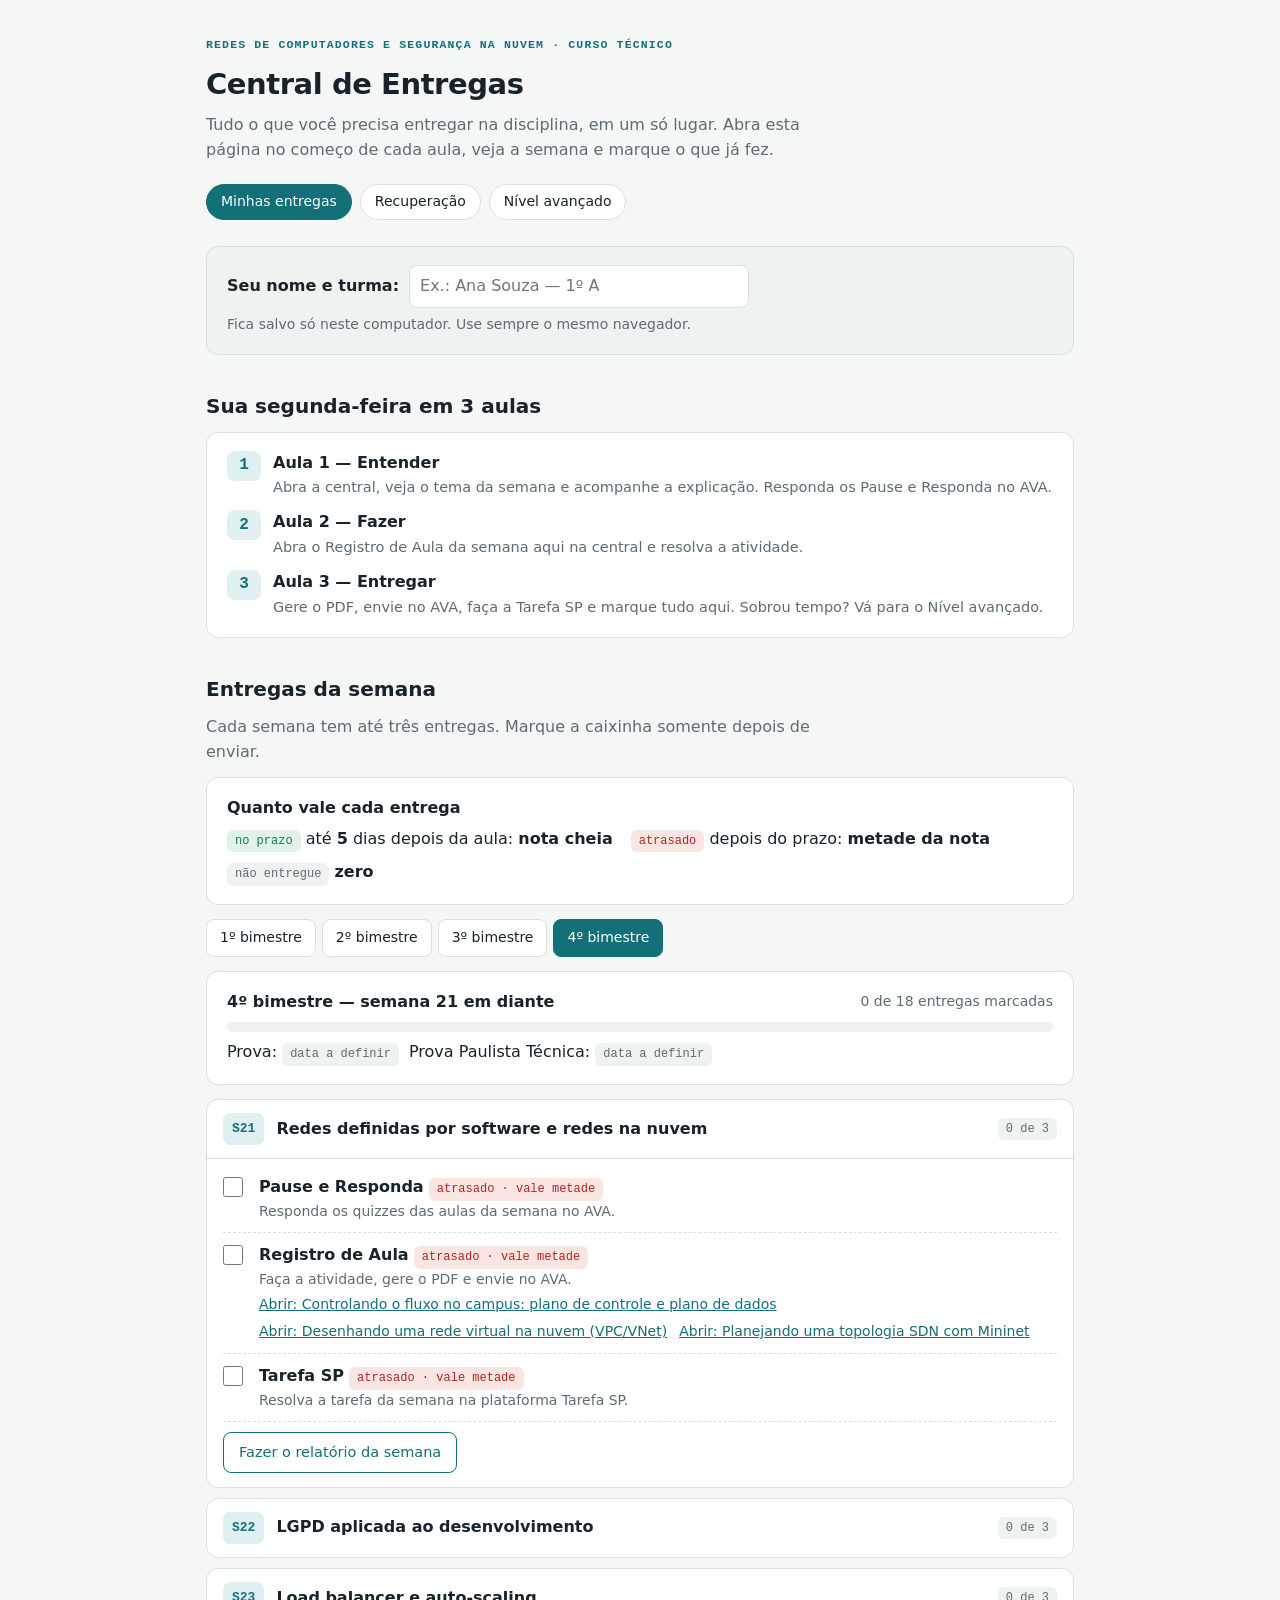
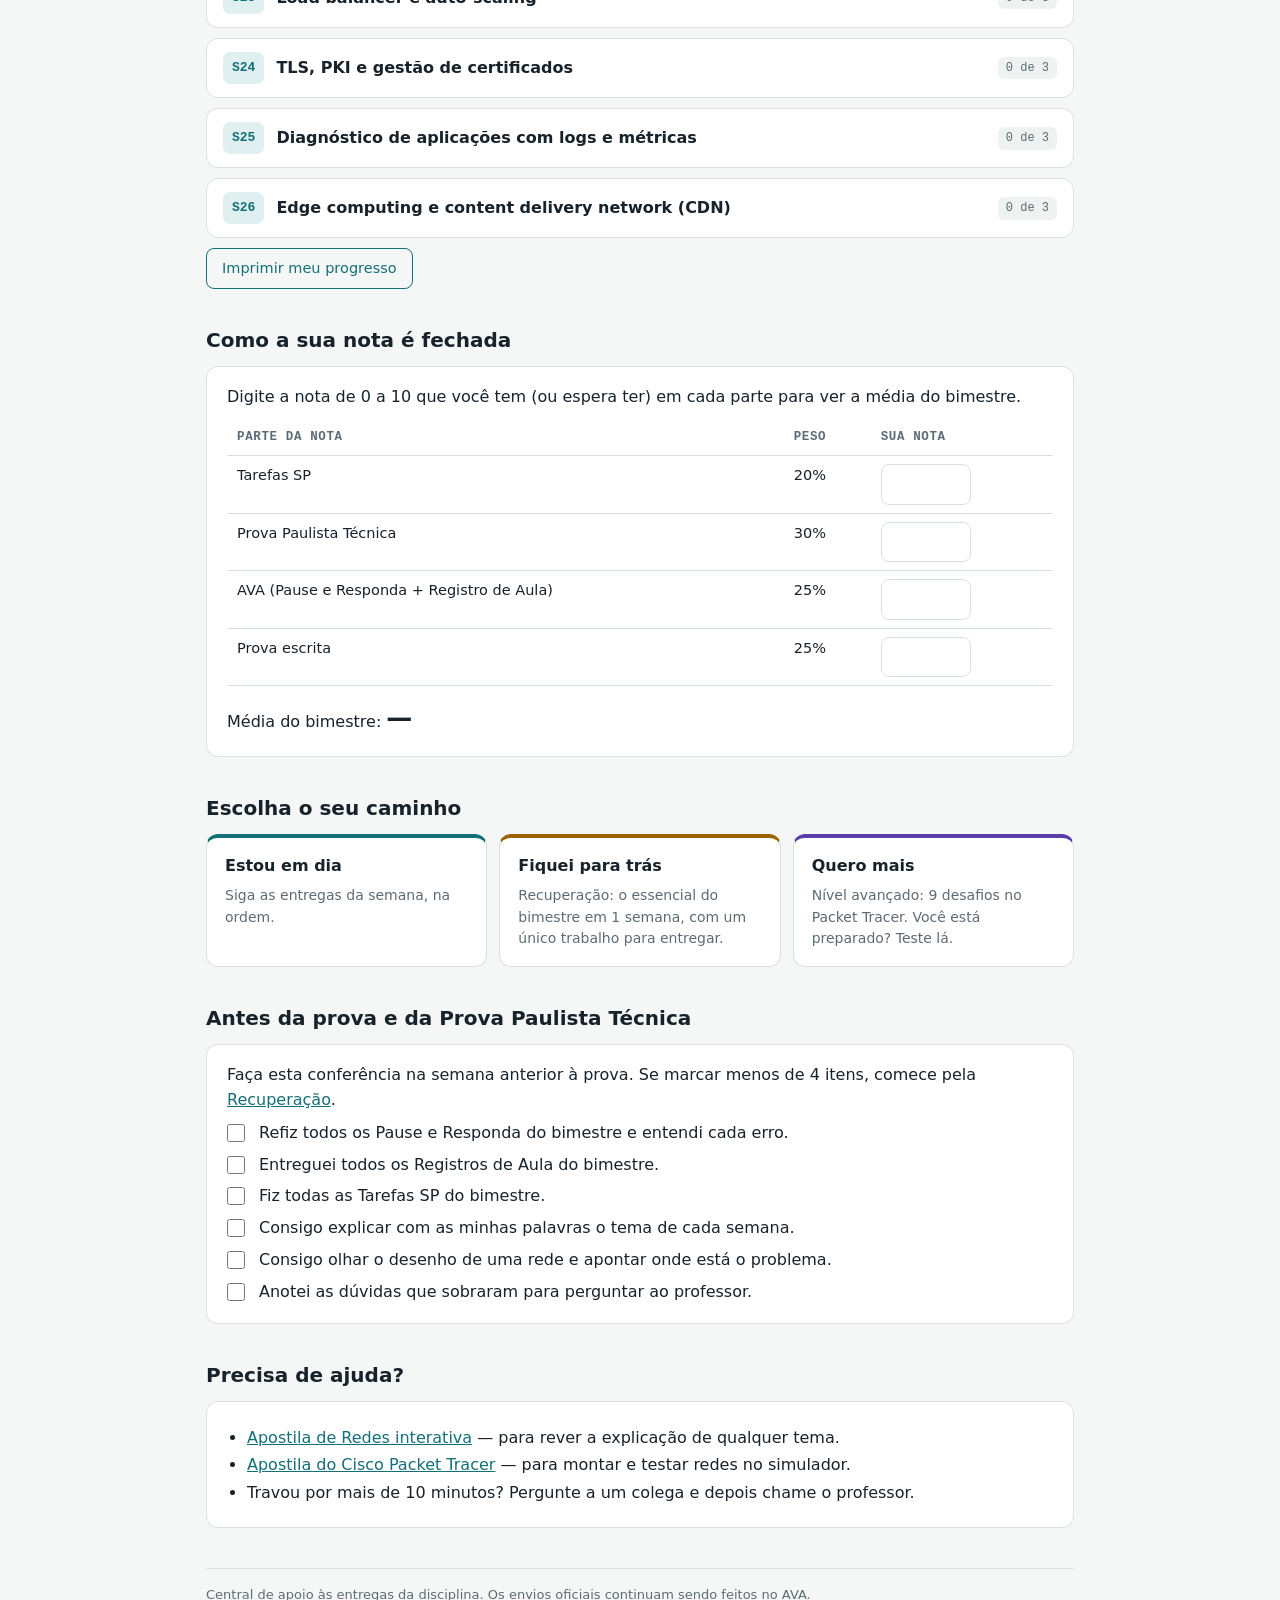
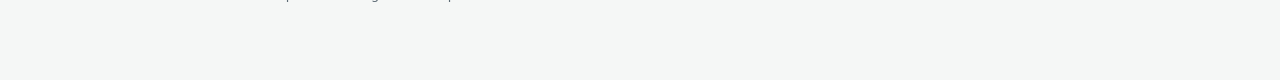
<file: index.html>
<!DOCTYPE html>
<html lang="pt-BR">
<head>
<meta charset="utf-8">
<meta name="viewport" content="width=device-width, initial-scale=1">
<title>Central de Entregas — Redes</title>
<link rel="stylesheet" href="estilo.css">
</head>
<body>
<div class="wrap">
  <div class="eyebrow">REDES DE COMPUTADORES E SEGURANÇA NA NUVEM · CURSO TÉCNICO</div>
  <h1>Central de Entregas</h1>
  <p class="lead">Tudo o que você precisa entregar na disciplina, em um só lugar. Abra esta página no começo de cada aula, veja a semana e marque o que já fez.</p>

  <nav class="nav" aria-label="Páginas da central">
    <a href="index.html" aria-current="page">Minhas entregas</a>
    <a href="recuperacao.html">Recuperação</a>
    <a href="avancado.html">Nível avançado</a>
  </nav>

  <div class="caixa suave naoimprime">
    <div class="linha">
      <label for="aluno"><b>Seu nome e turma:</b></label>
      <input class="campo" id="aluno" placeholder="Ex.: Ana Souza — 1º A" autocomplete="off">
    </div>
    <div class="placar" style="margin-top:6px">Fica salvo só neste computador. Use sempre o mesmo navegador.</div>
  </div>

  <h2>Sua segunda-feira em 3 aulas</h2>
  <div class="caixa">
    <ol class="passos">
      <li><div><strong>Aula 1 — Entender</strong><span>Abra a central, veja o tema da semana e acompanhe a explicação. Responda os Pause e Responda no AVA.</span></div></li>
      <li><div><strong>Aula 2 — Fazer</strong><span>Abra o Registro de Aula da semana aqui na central e resolva a atividade.</span></div></li>
      <li><div><strong>Aula 3 — Entregar</strong><span>Gere o PDF, envie no AVA, faça a Tarefa SP e marque tudo aqui. Sobrou tempo? Vá para o Nível avançado.</span></div></li>
    </ol>
  </div>

  <h2>Entregas da semana</h2>
  <p class="lead" style="margin-bottom:12px">Cada semana tem até três entregas. Marque a caixinha somente depois de enviar.</p>
  <div class="caixa">
    <h3>Quanto vale cada entrega</h3>
    <div class="linha" style="gap:8px 18px">
      <span><span class="tag ok">no prazo</span> até <b id="dias">5</b> dias depois da aula: <b>nota cheia</b></span>
      <span><span class="tag bad">atrasado</span> depois do prazo: <b>metade da nota</b></span>
      <span><span class="tag">não entregue</span> <b>zero</b></span>
    </div>
  </div>
  <div class="abas naoimprime" id="abas" role="tablist" aria-label="Bimestre"></div>
  <div class="caixa">
    <div class="linha" style="justify-content:space-between">
      <b id="tituloBim"></b>
      <span class="placar" id="placar"></span>
    </div>
    <div class="barra" aria-hidden="true"><i id="barra"></i></div>
    <div class="linha" id="eventos" style="margin-top:8px"></div>
  </div>
  <div id="semanas"></div>
  <div class="linha naoimprime" style="margin-top:6px">
    <button class="botao sec" id="imprimir" type="button">Imprimir meu progresso</button>
  </div>

  <h2>Como a sua nota é fechada</h2>
  <div class="caixa">
    <p style="margin:0 0 10px">Digite a nota de 0 a 10 que você tem (ou espera ter) em cada parte para ver a média do bimestre.</p>
    <div class="tabela"><table>
      <thead><tr><th>Parte da nota</th><th>Peso</th><th>Sua nota</th></tr></thead>
      <tbody id="pesos"></tbody>
    </table></div>
    <div class="linha" style="margin-top:12px;justify-content:space-between">
      <span>Média do bimestre: <span class="media" id="media">—</span></span>
      <span class="placar" id="faltam"></span>
    </div>
  </div>

  <h2>Escolha o seu caminho</h2>
  <div class="grade tres">
    <a class="trilha" href="#semanas"><b>Estou em dia</b><small>Siga as entregas da semana, na ordem.</small></a>
    <a class="trilha rec" href="recuperacao.html"><b>Fiquei para trás</b><small>Recuperação: o essencial do bimestre em 1 semana, com um único trabalho para entregar.</small></a>
    <a class="trilha adv" href="avancado.html"><b>Quero mais</b><small>Nível avançado: 9 desafios no Packet Tracer. Você está preparado? Teste lá.</small></a>
  </div>

  <h2>Antes da prova e da Prova Paulista Técnica</h2>
  <div class="caixa">
    <p style="margin:0">Faça esta conferência na semana anterior à prova. Se marcar menos de 4 itens, comece pela <a href="recuperacao.html">Recuperação</a>.</p>
    <ul class="check" id="preparo">
      <li><input type="checkbox" id="pp1"><label for="pp1">Refiz todos os Pause e Responda do bimestre e entendi cada erro.</label></li>
      <li><input type="checkbox" id="pp2"><label for="pp2">Entreguei todos os Registros de Aula do bimestre.</label></li>
      <li><input type="checkbox" id="pp3"><label for="pp3">Fiz todas as Tarefas SP do bimestre.</label></li>
      <li><input type="checkbox" id="pp4"><label for="pp4">Consigo explicar com as minhas palavras o tema de cada semana.</label></li>
      <li><input type="checkbox" id="pp5"><label for="pp5">Consigo olhar o desenho de uma rede e apontar onde está o problema.</label></li>
      <li><input type="checkbox" id="pp6"><label for="pp6">Anotei as dúvidas que sobraram para perguntar ao professor.</label></li>
    </ul>
  </div>

  <h2>Precisa de ajuda?</h2>
  <div class="caixa">
    <ul class="simples">
      <li><a id="lkApostila" target="_blank" rel="noopener">Apostila de Redes interativa</a> — para rever a explicação de qualquer tema.</li>
      <li><a id="lkGit" target="_blank" rel="noopener">Apostila do Cisco Packet Tracer</a> — para montar e testar redes no simulador.</li>
      <li>Travou por mais de 10 minutos? Pergunte a um colega e depois chame o professor.</li>
    </ul>
  </div>

  <footer>Central de apoio às entregas da disciplina. Os envios oficiais continuam sendo feitos no AVA.</footer>
</div>

<script src="dados.js"></script>
<script>
(function () {
  var CHAVE = "central_redes_";
  function ler(k) { try { return localStorage.getItem(CHAVE + k); } catch (e) { return null; } }
  function gravar(k, v) { try { localStorage.setItem(CHAVE + k, v); } catch (e) {} }

  function data(txt) { var p = txt.split("-"); return new Date(+p[0], +p[1] - 1, +p[2]); }
  function diaMes(d) { return ("0" + d.getDate()).slice(-2) + "/" + ("0" + (d.getMonth() + 1)).slice(-2); }
  function diasAte(d) { var hoje = new Date(); hoje.setHours(0, 0, 0, 0); return Math.round((d - hoje) / 86400000); }

  // Prazo da entrega = data da aula + diasPrazo. Dentro do prazo: nota cheia; depois: metade.
  function prazo(aula, feito) {
    if (!aula) return '<span class="tag">prazo a definir</span>';
    var fim = data(aula); fim.setDate(fim.getDate() + (CENTRAL.diasPrazo || 5));
    var dias = diasAte(fim), txt = diaMes(fim);
    if (feito) return '<span class="tag ok">prazo ' + txt + '</span>';
    if (dias < 0) return '<span class="tag bad">atrasado · vale metade</span>';
    if (dias === 0) return '<span class="tag warn">último dia para nota cheia</span>';
    if (dias <= 2) return '<span class="tag warn">nota cheia até ' + txt + ' · falta' + (dias > 1 ? 'm ' : ' ') + dias + ' dia' + (dias > 1 ? 's' : '') + '</span>';
    return '<span class="tag">nota cheia até ' + txt + '</span>';
  }
  // Data de prova (sem regra de pontuação).
  function evento(txt) {
    if (!txt) return '<span class="tag">data a definir</span>';
    var d = data(txt), dias = diasAte(d);
    if (dias < 0) return '<span class="tag">foi em ' + diaMes(d) + '</span>';
    if (dias === 0) return '<span class="tag warn">é hoje</span>';
    return '<span class="tag' + (dias <= 7 ? ' warn' : '') + '">' + diaMes(d) + ' · falta' + (dias > 1 ? 'm ' : ' ') + dias + ' dia' + (dias > 1 ? 's' : '') + '</span>';
  }

  var bimAtivo = +(ler("bim") || CENTRAL.bimestreAtual || 1);
  var abas = document.getElementById("abas"), lista = document.getElementById("semanas");

  function entregasDa(sem) {
    var e = [{ id: "pause", nome: "Pause e Responda", onde: "Responda os quizzes das aulas da semana no AVA.", data: sem.aula }];
    e.push({ id: "registro", nome: "Registro de Aula", onde: "Faça a atividade, gere o PDF e envie no AVA.", data: sem.aula, links: sem.registros });
    if (sem.tarefaSP) e.push({ id: "tarefa", nome: "Tarefa SP", onde: "Resolva a tarefa da semana na plataforma Tarefa SP.", data: sem.aula });
    return e;
  }

  function desenhar() {
    var bim = CENTRAL.bimestres.filter(function (b) { return b.n === bimAtivo; })[0] || CENTRAL.bimestres[0];
    abas.innerHTML = CENTRAL.bimestres.map(function (b) {
      return '<button type="button" role="tab" data-b="' + b.n + '" aria-selected="' + (b.n === bim.n) + '">' + b.titulo + '</button>';
    }).join("");
    document.getElementById("tituloBim").textContent = bim.titulo + " — " + bim.semanas;
    var ev = "";
    ev += '<span>Prova: ' + evento(bim.prova) + '</span>';
    ev += '<span>Prova Paulista Técnica: ' + evento(bim.provaPaulista) + '</span>';
    document.getElementById("eventos").innerHTML = ev;

    var total = 0, feitos = 0, aberta = false, html = "";
    bim.itens.forEach(function (sem) {
      var ents = entregasDa(sem), ok = 0, corpo = "";
      ents.forEach(function (en) {
        var id = "s" + sem.s + "_" + en.id, marcado = ler(id) === "1";
        total++; if (marcado) { feitos++; ok++; }
        var links = "";
        if (en.links) links = '<span class="links">' + en.links.map(function (l) {
          return '<a target="_blank" rel="noopener" href="' + CENTRAL.baseAtividades + l[1] + '">Abrir: ' + l[0] + '</a>';
        }).join("") + '</span>';
        corpo += '<div class="entrega"><input type="checkbox" id="' + id + '"' + (marcado ? " checked" : "") + '>' +
          '<div><label for="' + id + '">' + en.nome + '</label> ' + prazo(en.data, marcado) +
          '<span class="onde">' + en.onde + '</span>' + links + '</div></div>';
      });
      var completa = ok === ents.length, abrir = !completa && !aberta;
      if (abrir) aberta = true;
      html += '<details class="semana' + (completa ? " feita" : "") + '"' + (abrir ? " open" : "") + '>' +
        '<summary><span class="num">S' + sem.s + '</span><span class="tema">' + sem.tema + '</span>' +
        '<span class="tag' + (completa ? " ok" : "") + '">' + ok + ' de ' + ents.length + '</span></summary>' +
        '<div class="corpo">' + corpo +
        '<p style="margin:10px 0 0"><a class="botao sec" href="relatorio.html?s=' + sem.s + '">Fazer o relatório da semana</a></p></div></details>';
    });
    lista.innerHTML = html;
    document.getElementById("placar").textContent = feitos + " de " + total + " entregas marcadas";
    document.getElementById("barra").style.width = (total ? Math.round(feitos / total * 100) : 0) + "%";
  }

  abas.addEventListener("click", function (e) {
    var b = e.target.getAttribute("data-b"); if (!b) return;
    bimAtivo = +b; gravar("bim", b); desenhar();
  });
  lista.addEventListener("change", function (e) {
    if (e.target.type !== "checkbox") return;
    gravar(e.target.id, e.target.checked ? "1" : "0");
    var abertas = [].map.call(lista.querySelectorAll("details"), function (d) { return d.open; });
    desenhar();
    [].forEach.call(lista.querySelectorAll("details"), function (d, i) { d.open = abertas[i]; });
  });

  var aluno = document.getElementById("aluno");
  aluno.value = ler("aluno") || "";
  aluno.addEventListener("input", function () { gravar("aluno", aluno.value); });

  [].forEach.call(document.querySelectorAll("#preparo input"), function (c) {
    c.checked = ler(c.id) === "1";
    c.addEventListener("change", function () { gravar(c.id, c.checked ? "1" : "0"); });
  });

  // Simulador da média: soma de nota × peso de cada parte.
  var corpoPesos = document.getElementById("pesos");
  corpoPesos.innerHTML = CENTRAL.pesos.map(function (p) {
    return '<tr><td><label for="nota_' + p.id + '">' + p.nome + '</label></td><td>' + p.peso + '%</td>' +
      '<td><input class="campo nota" id="nota_' + p.id + '" type="number" min="0" max="10" step="0.1" inputmode="decimal" value="' + (ler("nota_" + p.id) || "") + '"></td></tr>';
  }).join("");
  function calcular() {
    var soma = 0, vazias = 0;
    CENTRAL.pesos.forEach(function (p) {
      var c = document.getElementById("nota_" + p.id), v = c.value === "" ? null : Math.min(10, Math.max(0, +c.value));
      if (v === null || isNaN(v)) vazias++; else soma += v * p.peso / 100;
    });
    document.getElementById("media").textContent = vazias === CENTRAL.pesos.length ? "—" : soma.toFixed(1).replace(".", ",");
    document.getElementById("faltam").textContent = vazias && vazias < CENTRAL.pesos.length ? "Parcial: falta preencher " + vazias + " parte" + (vazias > 1 ? "s" : "") + "." : "";
  }
  corpoPesos.addEventListener("input", function (e) { gravar(e.target.id, e.target.value); calcular(); });
  calcular();

  document.getElementById("dias").textContent = CENTRAL.diasPrazo || 5;
  document.getElementById("lkApostila").href = CENTRAL.apostila;
  document.getElementById("lkGit").href = CENTRAL.apostilaPacketTracer;
  document.getElementById("imprimir").addEventListener("click", function () { window.print(); });
  desenhar();
})();
</script>
</body>
</html>
</file>
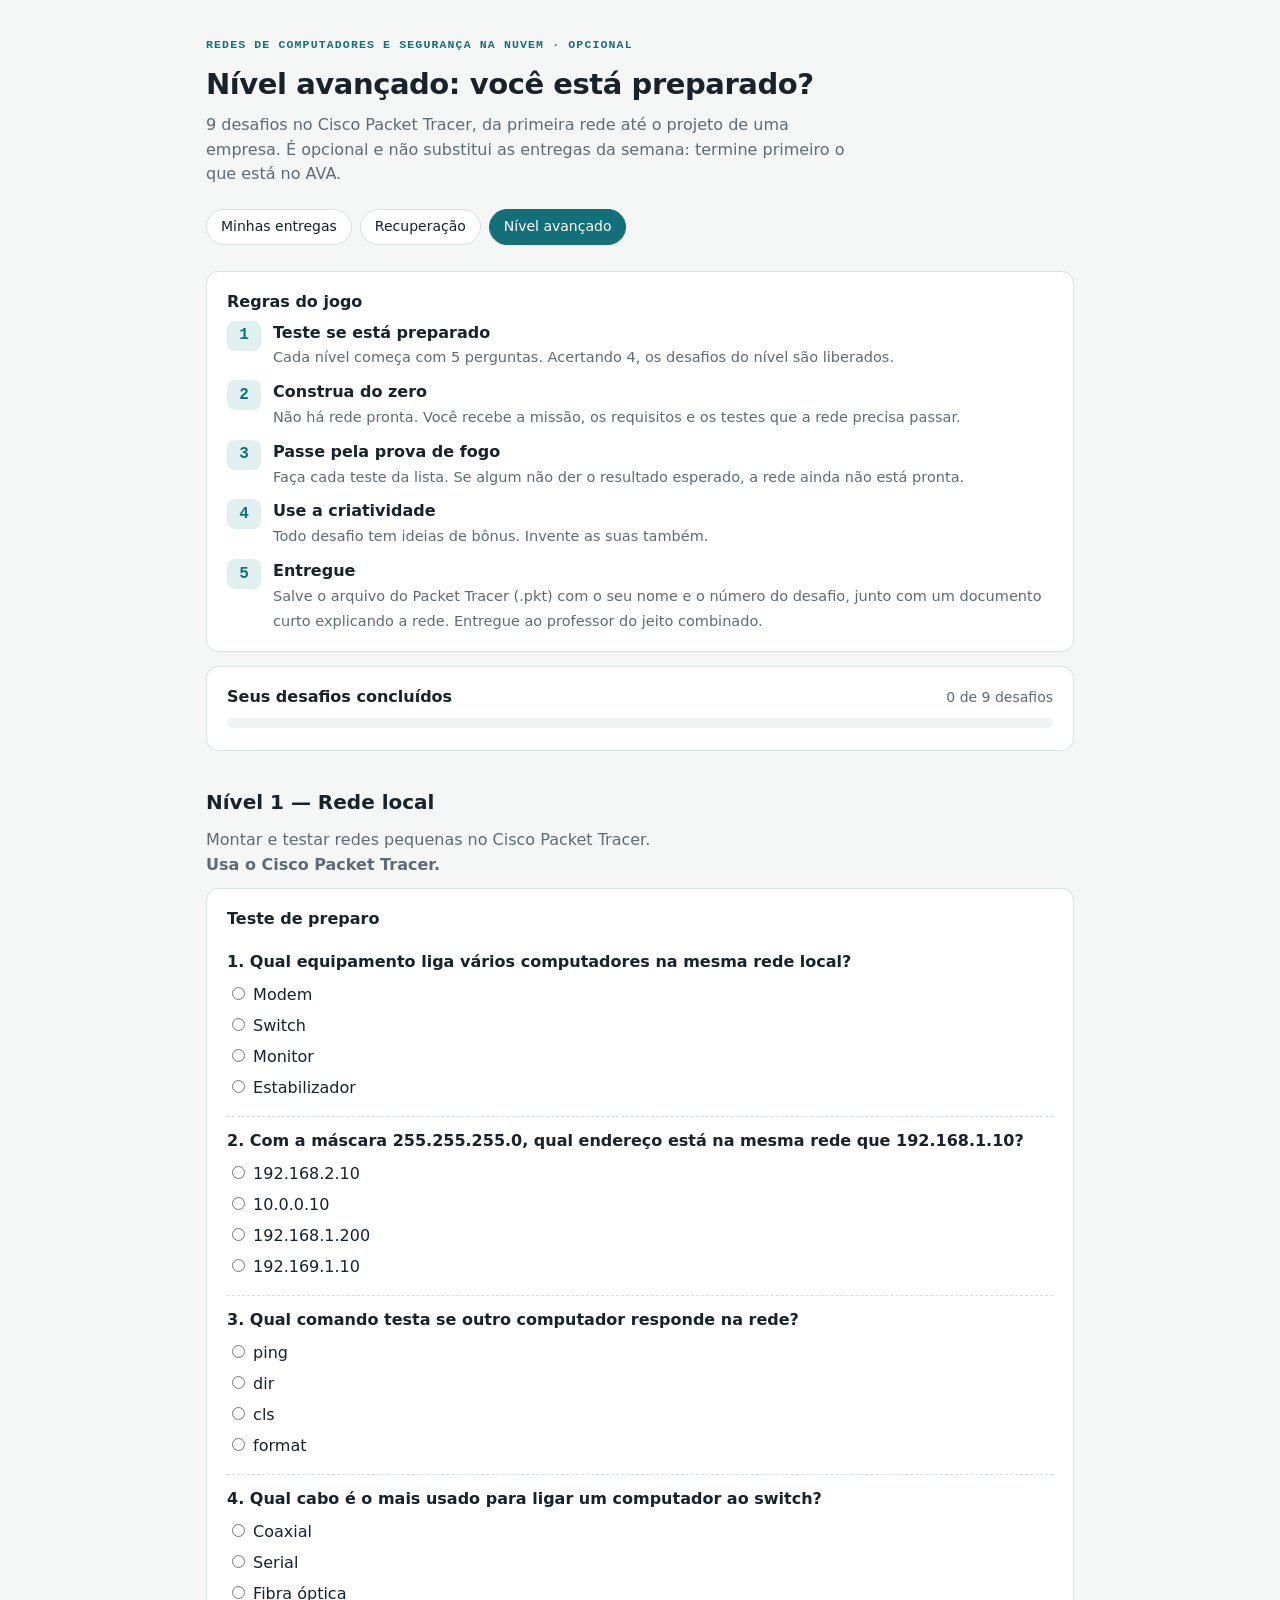
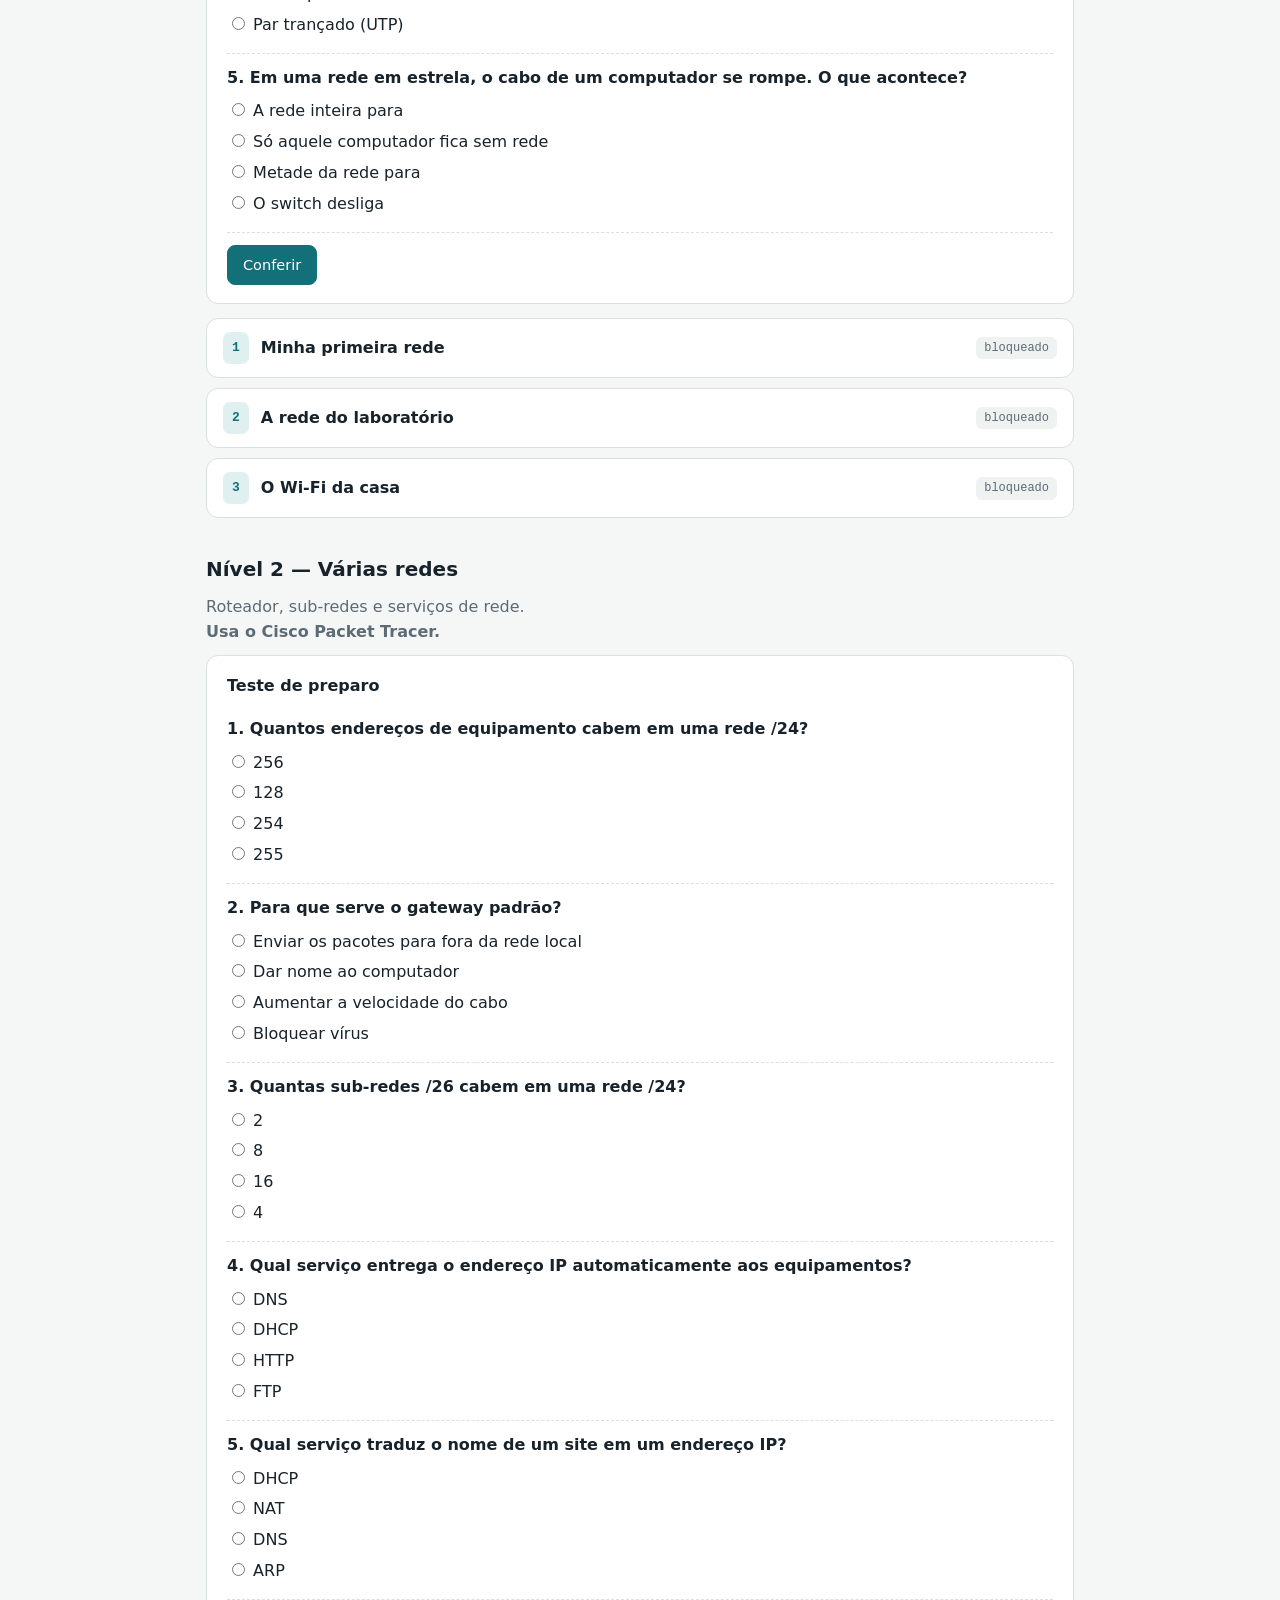
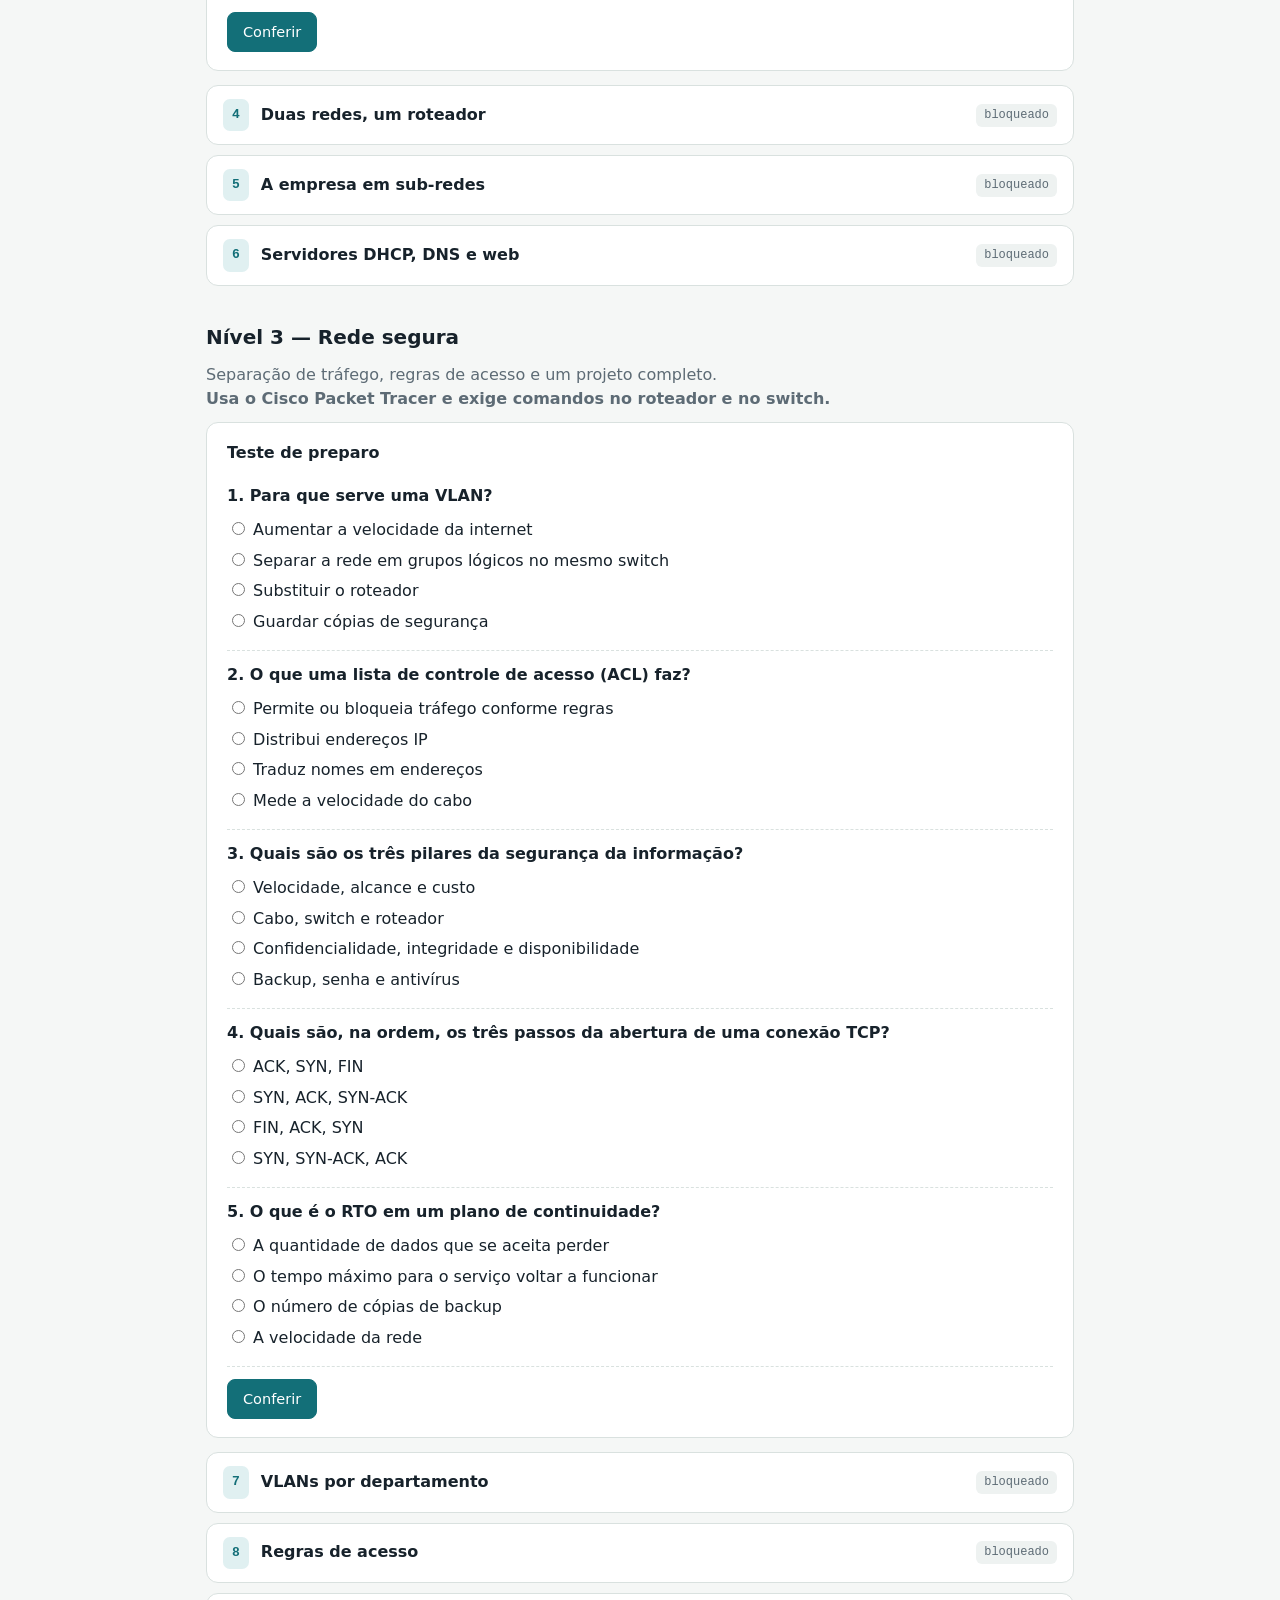
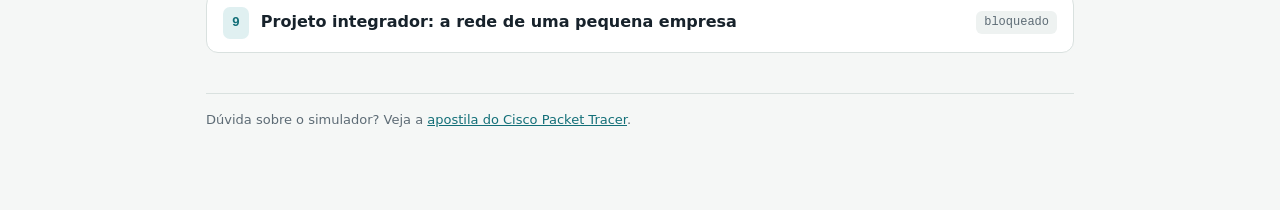
<file: avancado.html>
<!DOCTYPE html>
<html lang="pt-BR">
<head>
<meta charset="utf-8">
<meta name="viewport" content="width=device-width, initial-scale=1">
<title>Nível Avançado — Redes</title>
<link rel="stylesheet" href="estilo.css">
</head>
<body>
<div class="wrap">
  <div class="eyebrow">REDES DE COMPUTADORES E SEGURANÇA NA NUVEM · OPCIONAL</div>
  <h1>Nível avançado: você está preparado?</h1>
  <p class="lead">9 desafios no Cisco Packet Tracer, da primeira rede até o projeto de uma empresa. É opcional e não substitui as entregas da semana: termine primeiro o que está no AVA.</p>

  <nav class="nav" aria-label="Páginas da central">
    <a href="index.html">Minhas entregas</a>
    <a href="recuperacao.html">Recuperação</a>
    <a href="avancado.html" aria-current="page">Nível avançado</a>
  </nav>

  <div class="caixa">
    <h3>Regras do jogo</h3>
    <ol class="passos">
      <li><div><strong>Teste se está preparado</strong><span>Cada nível começa com 5 perguntas. Acertando 4, os desafios do nível são liberados.</span></div></li>
      <li><div><strong>Construa do zero</strong><span>Não há rede pronta. Você recebe a missão, os requisitos e os testes que a rede precisa passar.</span></div></li>
      <li><div><strong>Passe pela prova de fogo</strong><span>Faça cada teste da lista. Se algum não der o resultado esperado, a rede ainda não está pronta.</span></div></li>
      <li><div><strong>Use a criatividade</strong><span>Todo desafio tem ideias de bônus. Invente as suas também.</span></div></li>
      <li><div><strong>Entregue</strong><span>Salve o arquivo do Packet Tracer (.pkt) com o seu nome e o número do desafio, junto com um documento curto explicando a rede. Entregue ao professor do jeito combinado.</span></div></li>
    </ol>
  </div>

  <div class="caixa">
    <div class="linha" style="justify-content:space-between"><b>Seus desafios concluídos</b><span class="placar" id="placar"></span></div>
    <div class="barra" aria-hidden="true"><i id="barra"></i></div>
  </div>

  <div id="niveis"></div>

  <footer>Dúvida sobre o simulador? Veja a <a id="lkGit" target="_blank" rel="noopener">apostila do Cisco Packet Tracer</a>.</footer>
</div>

<script src="dados.js"></script>
<script src="desafios.js"></script>
<script>
(function () {
  var CHAVE = "central_redes_adv_";
  function ler(k) { try { return localStorage.getItem(CHAVE + k); } catch (e) { return null; } }
  function gravar(k, v) { try { localStorage.setItem(CHAVE + k, v); } catch (e) {} }
  function esc(s) { return s.replace(/&/g, "&amp;").replace(/</g, "&lt;").replace(/>/g, "&gt;"); }

  var area = document.getElementById("niveis");
  function desenhar() {
    var total = 0, feitos = 0, html = "";
    NIVEIS.forEach(function (nv) {
      var liberado = ler(nv.id + "_ok") === "1";
      html += '<h2>' + nv.nome + '</h2><p class="lead" style="margin-bottom:10px">' + nv.sub + '<br><b>' + nv.onde + '</b></p>';
      if (!liberado) {
        html += '<form class="caixa" data-quiz="' + nv.id + '"><h3>Teste de preparo</h3>';
        nv.quiz.forEach(function (q, i) {
          html += '<div class="q"><p>' + (i + 1) + '. ' + esc(q[0]) + '</p>' + (q[1] ? '<pre><code>' + esc(q[1]) + '</code></pre>' : '');
          q[2].forEach(function (alt, j) {
            html += '<label><input type="radio" name="' + nv.id + 'q' + i + '" value="' + j + '"> ' + esc(alt) + '</label>';
          });
          html += '</div>';
        });
        html += '<div class="linha" style="margin-top:12px"><button class="botao" type="submit">Conferir</button>' +
          '<span class="resultado" role="status"></span></div></form>';
      } else {
        html += '<p><span class="tag ok">Preparo confirmado</span> <button class="botao sec naoimprime" type="button" data-refazer="' + nv.id + '" style="padding:3px 10px;font-size:13px">Refazer o teste</button></p>';
      }
      nv.desafios.forEach(function (d) {
        total++;
        var id = "d" + d.n, ok = ler(id) === "1"; if (ok) feitos++;
        if (!liberado) {
          html += '<div class="semana"><div class="corpo" style="border-top:0;padding:13px 16px;display:flex;gap:12px;align-items:center">' +
            '<span class="num">' + d.n + '</span><span class="tema">' + esc(d.t) + '</span><span class="tag">bloqueado</span></div></div>';
          return;
        }
        html += '<details class="semana' + (ok ? " feita" : "") + '"><summary><span class="num">' + d.n + '</span><span class="tema">' + esc(d.t) + '</span>' +
          (ok ? '<span class="tag ok">concluído</span>' : '') + '</summary><div class="corpo">' +
          '<p class="rotulo" style="margin-top:12px">Missão</p><p style="margin:0">' + esc(d.missao) + '</p>' +
          '<p class="rotulo">Requisitos</p><ul class="simples">' + d.req.map(function (r) { return "<li>" + esc(r) + "</li>"; }).join("") + '</ul>' +
          '<p class="rotulo">Prova de fogo</p><ul class="simples">' + d.fogo.map(function (r) { return "<li>" + esc(r) + "</li>"; }).join("") + '</ul>' +
          '<p class="rotulo">Use a criatividade</p><p style="margin:0">' + esc(d.bonus) + '</p>' +
          '<div class="entrega" style="margin-top:10px"><input type="checkbox" id="' + id + '"' + (ok ? " checked" : "") + '>' +
          '<div><label for="' + id + '">Passei na prova de fogo e entreguei ao professor</label></div></div></div></details>';
      });
    });
    area.innerHTML = html;
    document.getElementById("placar").textContent = feitos + " de " + total + " desafios";
    document.getElementById("barra").style.width = Math.round(feitos / total * 100) + "%";
  }

  area.addEventListener("submit", function (e) {
    e.preventDefault();
    var id = e.target.getAttribute("data-quiz"), nv = NIVEIS.filter(function (n) { return n.id === id; })[0];
    var acertos = 0, respondidas = 0;
    nv.quiz.forEach(function (q, i) {
      var m = e.target.querySelector('input[name="' + id + 'q' + i + '"]:checked');
      if (m) { respondidas++; if (+m.value === q[3]) acertos++; }
    });
    var saida = e.target.querySelector(".resultado");
    if (respondidas < nv.quiz.length) { saida.textContent = "Responda as 5 perguntas."; return; }
    if (acertos >= 4) { gravar(id + "_ok", "1"); desenhar(); return; }
    saida.textContent = "Você acertou " + acertos + " de 5. Reveja o conteúdo na apostila e tente de novo.";
  });
  area.addEventListener("click", function (e) {
    var r = e.target.getAttribute("data-refazer"); if (!r) return;
    gravar(r + "_ok", "0"); desenhar();
  });
  area.addEventListener("change", function (e) {
    if (e.target.type !== "checkbox") return;
    gravar(e.target.id, e.target.checked ? "1" : "0");
    var abertas = [].map.call(area.querySelectorAll("details"), function (d) { return d.open; });
    desenhar();
    [].forEach.call(area.querySelectorAll("details"), function (d, i) { d.open = abertas[i]; });
  });
  document.getElementById("lkGit").href = CENTRAL.apostilaPacketTracer;
  desenhar();
})();
</script>
</body>
</html>
</file>
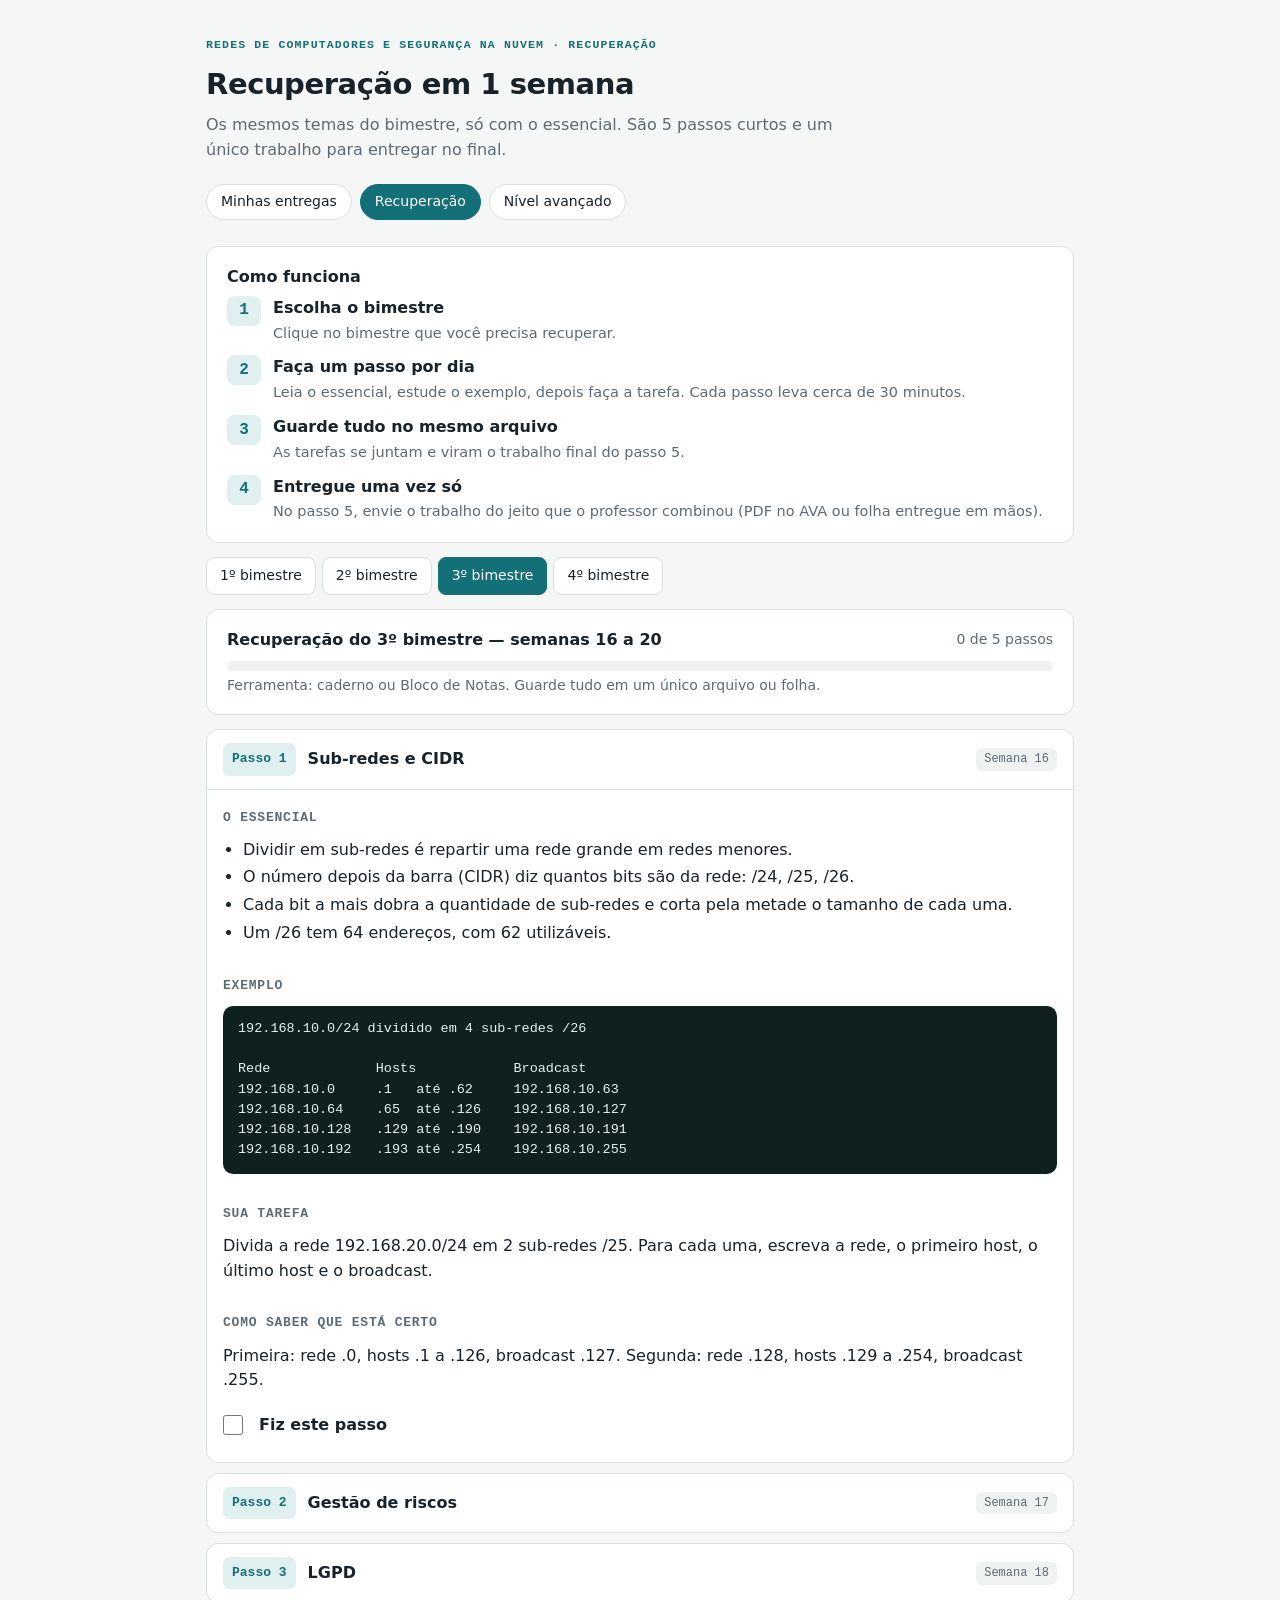
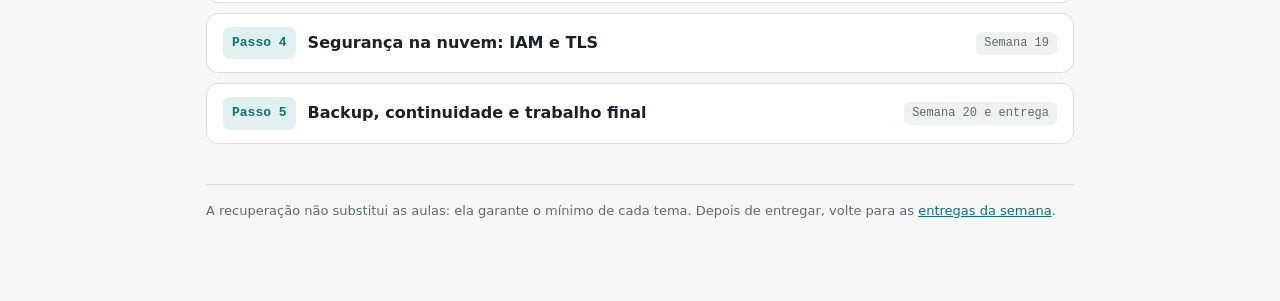
<file: recuperacao.html>
<!DOCTYPE html>
<html lang="pt-BR">
<head>
<meta charset="utf-8">
<meta name="viewport" content="width=device-width, initial-scale=1">
<title>Recuperação — Redes</title>
<link rel="stylesheet" href="estilo.css">
</head>
<body>
<div class="wrap">
  <div class="eyebrow">REDES DE COMPUTADORES E SEGURANÇA NA NUVEM · RECUPERAÇÃO</div>
  <h1>Recuperação em 1 semana</h1>
  <p class="lead">Os mesmos temas do bimestre, só com o essencial. São 5 passos curtos e um único trabalho para entregar no final.</p>

  <nav class="nav" aria-label="Páginas da central">
    <a href="index.html">Minhas entregas</a>
    <a href="recuperacao.html" aria-current="page">Recuperação</a>
    <a href="avancado.html">Nível avançado</a>
  </nav>

  <div class="caixa">
    <h3>Como funciona</h3>
    <ol class="passos">
      <li><div><strong>Escolha o bimestre</strong><span>Clique no bimestre que você precisa recuperar.</span></div></li>
      <li><div><strong>Faça um passo por dia</strong><span>Leia o essencial, estude o exemplo, depois faça a tarefa. Cada passo leva cerca de 30 minutos.</span></div></li>
      <li><div><strong>Guarde tudo no mesmo arquivo</strong><span>As tarefas se juntam e viram o trabalho final do passo 5.</span></div></li>
      <li><div><strong>Entregue uma vez só</strong><span>No passo 5, envie o trabalho do jeito que o professor combinou (PDF no AVA ou folha entregue em mãos).</span></div></li>
    </ol>
  </div>

  <div class="abas naoimprime" id="abas" role="tablist" aria-label="Bimestre"></div>
  <div class="caixa">
    <div class="linha" style="justify-content:space-between">
      <b id="titulo"></b><span class="placar" id="placar"></span>
    </div>
    <div class="barra" aria-hidden="true"><i id="barra"></i></div>
    <div class="placar" id="ferramenta"></div>
  </div>
  <div id="passos"></div>

  <footer>A recuperação não substitui as aulas: ela garante o mínimo de cada tema. Depois de entregar, volte para as <a href="index.html">entregas da semana</a>.</footer>
</div>

<script src="dados.js"></script>
<script src="conteudo.js"></script>
<script>
(function () {
  var CHAVE = "central_redes_rec_";
  function ler(k) { try { return localStorage.getItem(CHAVE + k); } catch (e) { return null; } }
  function gravar(k, v) { try { localStorage.setItem(CHAVE + k, v); } catch (e) {} }

  var bim = +(ler("bim") || 0);
  if (!REC[bim]) bim = Math.max(1, (CENTRAL.bimestreAtual || 2) - 1);
  var abas = document.getElementById("abas"), area = document.getElementById("passos");
  function esc(s) { return s.replace(/&/g, "&amp;").replace(/</g, "&lt;").replace(/>/g, "&gt;"); }

  function desenhar() {
    abas.innerHTML = CENTRAL.bimestres.map(function (b) {
      return '<button type="button" role="tab" data-b="' + b.n + '" aria-selected="' + (b.n === bim) + '">' + b.titulo + '</button>';
    }).join("");
    var r = REC[bim], info = CENTRAL.bimestres[bim - 1], feitos = 0, aberto = false, html = "";
    document.getElementById("titulo").textContent = "Recuperação do " + info.titulo + " — " + info.semanas;
    document.getElementById("ferramenta").textContent = r.ferramenta;
    r.passos.forEach(function (p, i) {
      var id = "b" + bim + "p" + (i + 1), ok = ler(id) === "1", abrir = !ok && !aberto;
      if (ok) feitos++; if (abrir) aberto = true;
      html += '<details class="semana' + (ok ? " feita" : "") + '"' + (abrir ? " open" : "") + '>' +
        '<summary><span class="num">Passo ' + (i + 1) + '</span><span class="tema">' + p.t + '</span><span class="tag">' + p.cobre + '</span></summary>' +
        '<div class="corpo"><p class="rotulo" style="margin-top:12px">O essencial</p><ul class="simples">' +
        p.ess.map(function (e) { return "<li>" + esc(e) + "</li>"; }).join("") + '</ul>' +
        (p.ex ? '<p class="rotulo">Exemplo</p><pre><code>' + esc(p.ex) + '</code></pre>' : '') +
        '<p class="rotulo">Sua tarefa</p><p style="margin:0">' + esc(p.tarefa) + '</p>' +
        '<p class="rotulo">Como saber que está certo</p><p style="margin:0">' + esc(p.pronto) + '</p>' +
        '<div class="entrega" style="margin-top:10px"><input type="checkbox" id="' + id + '"' + (ok ? " checked" : "") + '>' +
        '<div><label for="' + id + '">Fiz este passo</label></div></div></div></details>';
    });
    area.innerHTML = html;
    document.getElementById("placar").textContent = feitos + " de " + r.passos.length + " passos";
    document.getElementById("barra").style.width = Math.round(feitos / r.passos.length * 100) + "%";
  }
  abas.addEventListener("click", function (e) {
    var b = e.target.getAttribute("data-b"); if (!b) return;
    bim = +b; gravar("bim", b); desenhar();
  });
  area.addEventListener("change", function (e) {
    if (e.target.type !== "checkbox") return;
    gravar(e.target.id, e.target.checked ? "1" : "0");
    var abertas = [].map.call(area.querySelectorAll("details"), function (d) { return d.open; });
    desenhar();
    [].forEach.call(area.querySelectorAll("details"), function (d, i) { d.open = abertas[i]; });
  });
  desenhar();
})();
</script>
</body>
</html>
</file>
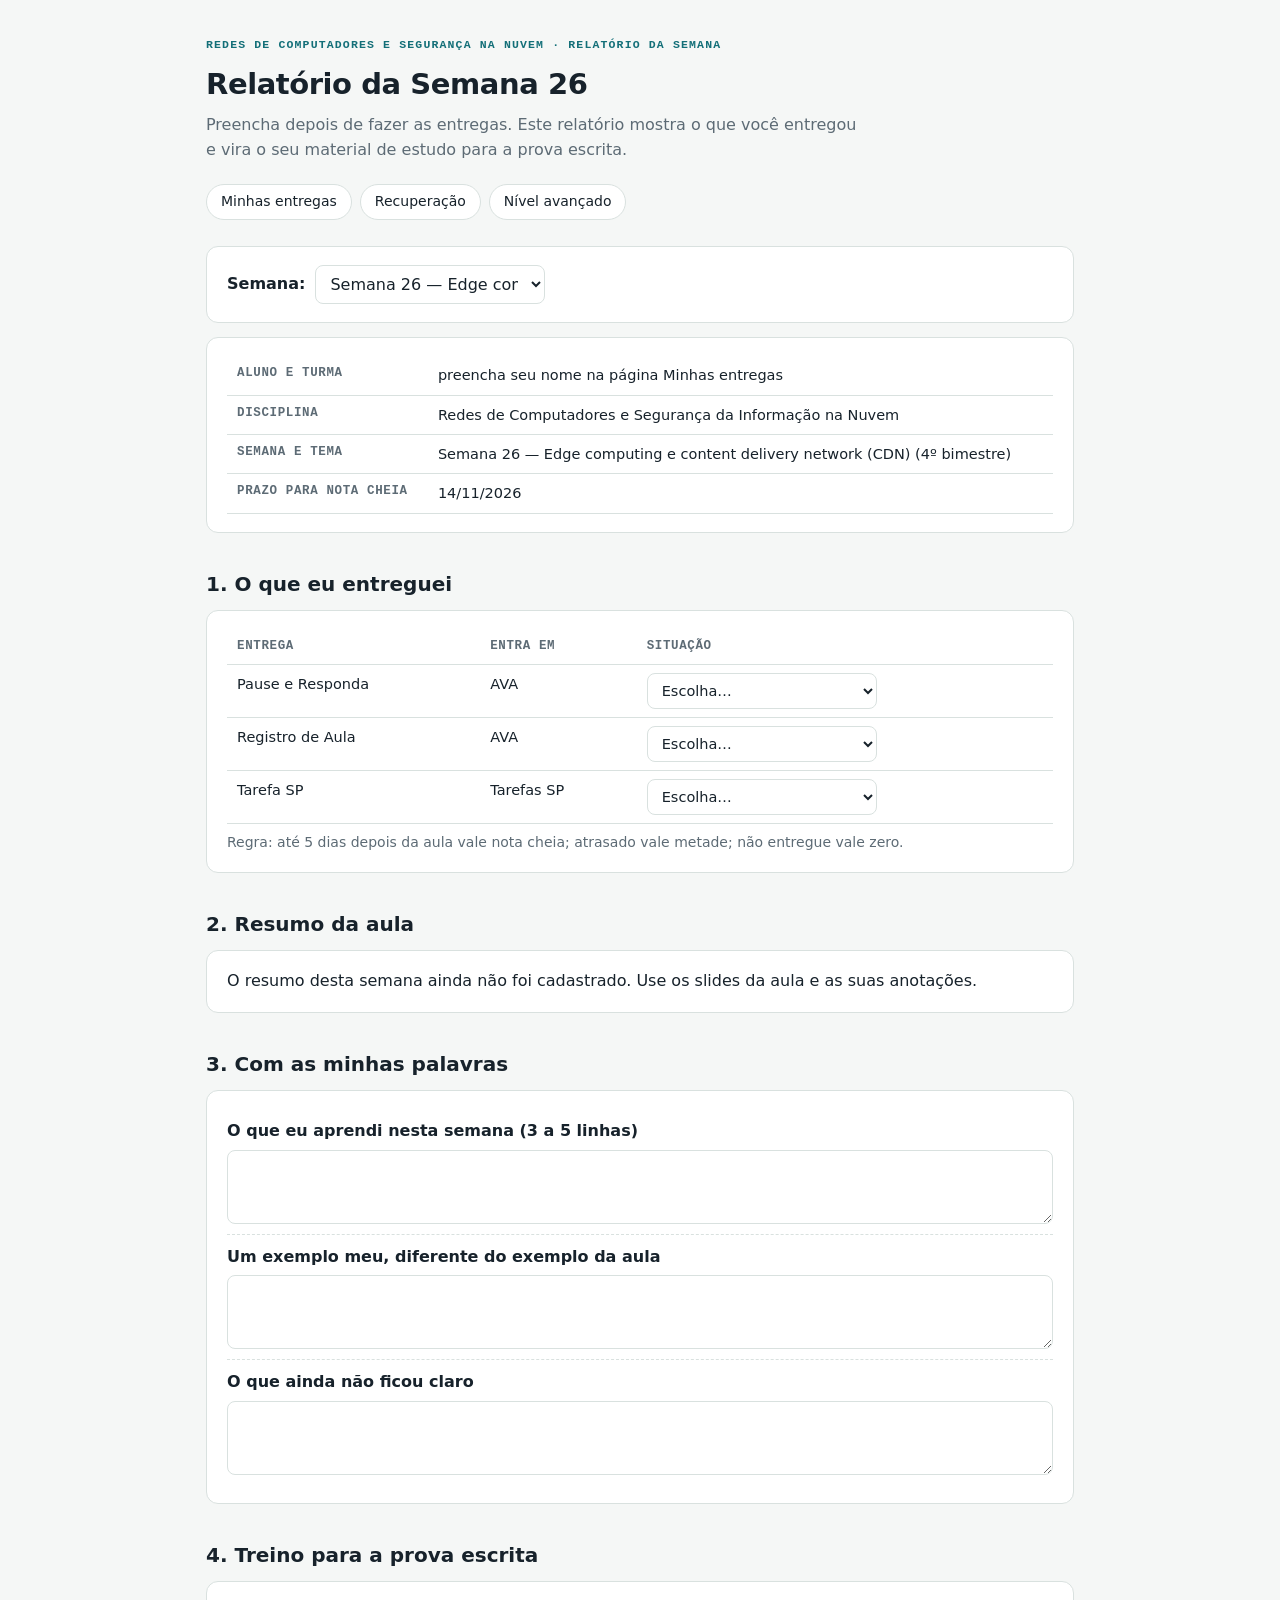
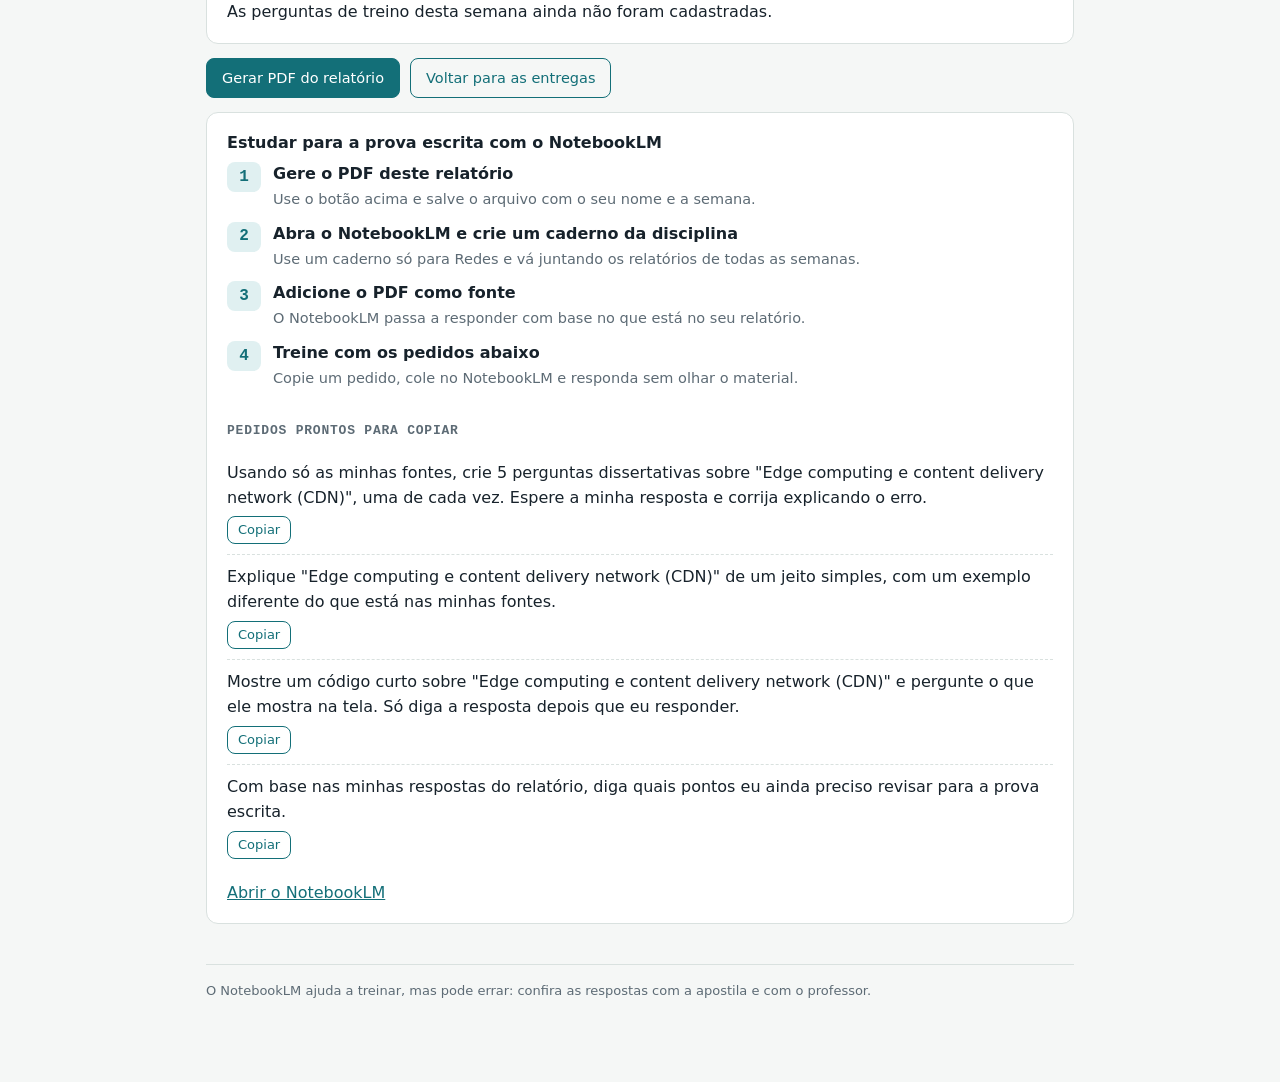
<file: relatorio.html>
<!DOCTYPE html>
<html lang="pt-BR">
<head>
<meta charset="utf-8">
<meta name="viewport" content="width=device-width, initial-scale=1">
<title>Relatório da Semana — Redes</title>
<link rel="stylesheet" href="estilo.css">
</head>
<body>
<div class="wrap">
  <div class="eyebrow">REDES DE COMPUTADORES E SEGURANÇA NA NUVEM · RELATÓRIO DA SEMANA</div>
  <h1 id="titulo">Relatório da semana</h1>
  <p class="lead naoimprime">Preencha depois de fazer as entregas. Este relatório mostra o que você entregou e vira o seu material de estudo para a prova escrita.</p>

  <nav class="nav" aria-label="Páginas da central">
    <a href="index.html">Minhas entregas</a>
    <a href="recuperacao.html">Recuperação</a>
    <a href="avancado.html">Nível avançado</a>
  </nav>

  <div class="caixa naoimprime">
    <div class="linha">
      <label for="escolha"><b>Semana:</b></label>
      <select class="campo" id="escolha"></select>
    </div>
  </div>

  <div id="relatorio"></div>

  <div class="linha naoimprime" style="margin:14px 0">
    <button class="botao" id="pdf" type="button">Gerar PDF do relatório</button>
    <a class="botao sec" href="index.html">Voltar para as entregas</a>
  </div>

  <div class="caixa naoimprime" id="estudo">
    <h3>Estudar para a prova escrita com o NotebookLM</h3>
    <ol class="passos">
      <li><div><strong>Gere o PDF deste relatório</strong><span>Use o botão acima e salve o arquivo com o seu nome e a semana.</span></div></li>
      <li><div><strong>Abra o NotebookLM e crie um caderno da disciplina</strong><span>Use um caderno só para Redes e vá juntando os relatórios de todas as semanas.</span></div></li>
      <li><div><strong>Adicione o PDF como fonte</strong><span>O NotebookLM passa a responder com base no que está no seu relatório.</span></div></li>
      <li><div><strong>Treine com os pedidos abaixo</strong><span>Copie um pedido, cole no NotebookLM e responda sem olhar o material.</span></div></li>
    </ol>
    <p class="rotulo">Pedidos prontos para copiar</p>
    <div id="pedidos"></div>
    <p style="margin:12px 0 0"><a id="lkNb" target="_blank" rel="noopener">Abrir o NotebookLM</a></p>
  </div>

  <footer>O NotebookLM ajuda a treinar, mas pode errar: confira as respostas com a apostila e com o professor.</footer>
</div>

<script src="dados.js"></script>
<script src="conteudo.js"></script>
<script src="treino.js"></script>
<script>
(function () {
  var BASE = "central_redes_";
  function ler(k) { try { return localStorage.getItem(BASE + k); } catch (e) { return null; } }
  function gravar(k, v) { try { localStorage.setItem(BASE + k, v); } catch (e) {} }
  function esc(s) { return String(s).replace(/&/g, "&amp;").replace(/</g, "&lt;").replace(/>/g, "&gt;").replace(/"/g, "&quot;"); }
  function diaMes(d) { return ("0" + d.getDate()).slice(-2) + "/" + ("0" + (d.getMonth() + 1)).slice(-2) + "/" + d.getFullYear(); }

  // Todas as semanas, com o bimestre de cada uma.
  var semanas = [];
  CENTRAL.bimestres.forEach(function (b) { b.itens.forEach(function (it) { semanas.push({ bim: b, sem: it }); }); });

  // Tema de estudo (conteudo.js + treino.js) que cobre a semana.
  function temaDa(s) {
    for (var chave in TREINO) {
      if (TREINO[chave].sem.indexOf(s) >= 0) {
        var p = chave.split("-");
        return { passo: REC[+p[0]].passos[+p[1] - 1], perguntas: TREINO[chave].q };
      }
    }
    return null;
  }

  var escolha = document.getElementById("escolha");
  escolha.innerHTML = semanas.map(function (x) {
    return '<option value="' + x.sem.s + '">Semana ' + x.sem.s + ' — ' + esc(x.sem.tema) + '</option>';
  }).join("");
  var pedido = +(new URLSearchParams(location.search).get("s") || 0);
  var atual = semanas.filter(function (x) { return x.sem.s === pedido; })[0] || semanas[semanas.length - 1];
  escolha.value = atual.sem.s;

  var SITUACOES = [["", "Escolha…"], ["cheia", "Entreguei no prazo — nota cheia"], ["metade", "Entreguei atrasado — metade"], ["zero", "Não entreguei — zero"]];
  var area = document.getElementById("relatorio");

  function campoTexto(id, rotulo) {
    return '<div class="pergunta"><b><label for="' + id + '">' + esc(rotulo) + '</label></b>' +
      '<textarea class="campo" id="' + id + '">' + esc(ler(id) || "") + '</textarea>' +
      '<div class="resposta soimprime" data-de="' + id + '"></div></div>';
  }

  function desenhar() {
    var s = atual.sem, pre = "rel_s" + s.s + "_", tema = temaDa(s.s);
    document.getElementById("titulo").textContent = "Relatório da Semana " + s.s;
    document.title = "Relatório Semana " + s.s + " — Redes";

    var prazoTxt = "a definir";
    if (s.aula) {
      var p = s.aula.split("-"), fim = new Date(+p[0], +p[1] - 1, +p[2]);
      fim.setDate(fim.getDate() + (CENTRAL.diasPrazo || 5)); prazoTxt = diaMes(fim);
    }
    var html = '<div class="caixa"><div class="tabela"><table><tbody>' +
      '<tr><th>Aluno e turma</th><td>' + esc(ler("aluno") || "preencha seu nome na página Minhas entregas") + '</td></tr>' +
      '<tr><th>Disciplina</th><td>' + esc(CENTRAL.disciplina) + '</td></tr>' +
      '<tr><th>Semana e tema</th><td>Semana ' + s.s + ' — ' + esc(s.tema) + ' (' + esc(atual.bim.titulo) + ')</td></tr>' +
      '<tr><th>Prazo para nota cheia</th><td>' + prazoTxt + '</td></tr></tbody></table></div></div>';

    // 1. Entregas
    var ents = [["pause", "Pause e Responda", "AVA"], ["registro", "Registro de Aula", "AVA"]];
    if (s.tarefaSP) ents.push(["tarefa", "Tarefa SP", "Tarefas SP"]);
    html += '<h2>1. O que eu entreguei</h2><div class="caixa"><div class="tabela"><table><thead><tr><th>Entrega</th><th>Entra em</th><th>Situação</th></tr></thead><tbody>';
    ents.forEach(function (e) {
      var id = pre + "sit_" + e[0], v = ler(id) || "";
      var rot = SITUACOES.filter(function (o) { return o[0] === v; })[0][1];
      html += '<tr><td><label for="' + id + '">' + e[1] + '</label></td><td>' + e[2] + '</td><td><select class="campo" id="' + id + '">' +
        SITUACOES.map(function (o) { return '<option value="' + o[0] + '"' + (o[0] === v ? " selected" : "") + '>' + o[1] + '</option>'; }).join("") +
        '</select><span class="soimprime" data-sel="' + id + '">' + (v ? rot : "não informado") + '</span></td></tr>';
    });
    html += '</tbody></table></div><p class="placar" style="margin:8px 0 0">Regra: até ' + (CENTRAL.diasPrazo || 5) +
      ' dias depois da aula vale nota cheia; atrasado vale metade; não entregue vale zero.</p></div>';

    // 2. Resumo da aula
    html += '<h2>2. Resumo da aula</h2><div class="caixa">';
    if (tema) {
      html += '<h3>' + esc(tema.passo.t) + '</h3><ul class="simples">' +
        tema.passo.ess.map(function (e) { return "<li>" + esc(e) + "</li>"; }).join("") + '</ul>' +
        (tema.passo.ex ? '<p class="rotulo">Exemplo</p><pre><code>' + esc(tema.passo.ex) + '</code></pre>' : '');
    } else {
      html += '<p style="margin:0">O resumo desta semana ainda não foi cadastrado. Use os slides da aula e as suas anotações.</p>';
    }
    html += '</div>';

    // 3. Com as minhas palavras
    html += '<h2>3. Com as minhas palavras</h2><div class="caixa">' +
      campoTexto(pre + "aprendi", "O que eu aprendi nesta semana (3 a 5 linhas)") +
      campoTexto(pre + "exemplo", "Um exemplo meu, diferente do exemplo da aula") +
      campoTexto(pre + "duvida", "O que ainda não ficou claro") + '</div>';

    // 4. Treino para a prova escrita
    html += '<h2>4. Treino para a prova escrita</h2><div class="caixa">';
    if (tema) {
      html += '<p style="margin:0 0 4px">Responda sem consultar. Depois confira com o resumo acima.</p>';
      tema.perguntas.forEach(function (q, i) { html += campoTexto(pre + "q" + (i + 1), (i + 1) + ". " + q); });
    } else {
      html += '<p style="margin:0">As perguntas de treino desta semana ainda não foram cadastradas.</p>';
    }
    html += '</div>';
    area.innerHTML = html;

    // Pedidos para o NotebookLM, já com o tema da semana.
    var t = tema ? tema.passo.t : s.tema;
    var pedidos = [
      "Usando só as minhas fontes, crie 5 perguntas dissertativas sobre \"" + t + "\", uma de cada vez. Espere a minha resposta e corrija explicando o erro.",
      "Explique \"" + t + "\" de um jeito simples, com um exemplo diferente do que está nas minhas fontes.",
      "Mostre um código curto sobre \"" + t + "\" e pergunte o que ele mostra na tela. Só diga a resposta depois que eu responder.",
      "Com base nas minhas respostas do relatório, diga quais pontos eu ainda preciso revisar para a prova escrita."
    ];
    document.getElementById("pedidos").innerHTML = pedidos.map(function (p, i) {
      return '<div class="pergunta"><span id="ped' + i + '">' + esc(p) + '</span><br>' +
        '<button class="botao sec" type="button" data-copiar="ped' + i + '" style="padding:3px 10px;font-size:13px;margin-top:6px">Copiar</button></div>';
    }).join("");
  }

  area.addEventListener("input", function (e) { if (e.target.id) gravar(e.target.id, e.target.value); });
  area.addEventListener("change", function (e) {
    if (e.target.tagName !== "SELECT") return;
    gravar(e.target.id, e.target.value);
    var alvo = area.querySelector('[data-sel="' + e.target.id + '"]');
    if (alvo) alvo.textContent = e.target.value ? e.target.options[e.target.selectedIndex].text : "não informado";
  });
  escolha.addEventListener("change", function () {
    atual = semanas.filter(function (x) { return x.sem.s === +escolha.value; })[0];
    history.replaceState(null, "", "relatorio.html?s=" + atual.sem.s); desenhar();
  });
  document.getElementById("pedidos").addEventListener("click", function (e) {
    var id = e.target.getAttribute("data-copiar"); if (!id) return;
    var txt = document.getElementById(id).textContent;
    if (navigator.clipboard) navigator.clipboard.writeText(txt).then(function () { e.target.textContent = "Copiado"; }, function () {});
  });
  // No PDF, cada resposta aparece inteira no lugar da caixa de texto.
  function prepararImpressao() {
    [].forEach.call(area.querySelectorAll("[data-de]"), function (d) {
      d.textContent = document.getElementById(d.getAttribute("data-de")).value || "(sem resposta)";
    });
  }
  window.addEventListener("beforeprint", prepararImpressao);
  document.getElementById("pdf").addEventListener("click", function () { prepararImpressao(); window.print(); });
  document.getElementById("lkNb").href = CENTRAL.notebookLM;
  desenhar();
})();
</script>
</body>
</html>
</file>
<file: estilo.css>
:root{--bg:#f5f7f6;--surface:#fff;--surface-2:#eef2f1;--ink:#17222b;--muted:#5d6b75;--border:#d9e1df;
  --accent:#136f78;--accent-soft:#e0f0f1;--ok:#1d7a46;--ok-soft:#e1f3e8;--warn:#9a6200;--warn-soft:#fdf1d8;
  --bad:#b3261e;--bad-soft:#fbe5e3;--adv:#5b3fa8;--adv-soft:#ece7f8;
  --mono:ui-monospace,"Cascadia Mono",Consolas,monospace;
  --sans:"Segoe UI Variable Text","Segoe UI",system-ui,-apple-system,sans-serif}
@media (prefers-color-scheme:dark){:root:not([data-theme="light"]){--bg:#0e1519;--surface:#151f24;--surface-2:#1b262c;
  --ink:#e6edee;--muted:#95a4ac;--border:#26333a;--accent:#4ab8c2;--accent-soft:#16333a;--ok:#5fcf8c;--ok-soft:#143024;
  --warn:#e6b450;--warn-soft:#33290f;--bad:#ff8a80;--bad-soft:#3a1a18;--adv:#b39cf0;--adv-soft:#261f3d}}
:root[data-theme="dark"]{--bg:#0e1519;--surface:#151f24;--surface-2:#1b262c;--ink:#e6edee;--muted:#95a4ac;
  --border:#26333a;--accent:#4ab8c2;--accent-soft:#16333a;--ok:#5fcf8c;--ok-soft:#143024;--warn:#e6b450;
  --warn-soft:#33290f;--bad:#ff8a80;--bad-soft:#3a1a18;--adv:#b39cf0;--adv-soft:#261f3d}
*{box-sizing:border-box}
body{background:var(--bg);color:var(--ink);font-family:var(--sans);margin:0;line-height:1.55}
.wrap{max-width:900px;margin:0 auto;padding:36px 16px 80px}
a{color:var(--accent)}
.eyebrow{font-family:var(--mono);font-size:11.5px;letter-spacing:.1em;text-transform:uppercase;color:var(--accent);font-weight:600}
h1{font-size:29px;margin:8px 0 6px;letter-spacing:-.015em;text-wrap:balance}
h2{font-size:20px;margin:36px 0 10px}
h3{font-size:16px;margin:0 0 6px}
p.lead{color:var(--muted);margin:0 0 22px;max-width:64ch}
.rotulo{font-size:13px;font-family:var(--mono);letter-spacing:.06em;text-transform:uppercase;color:var(--muted);font-weight:600;margin:30px 0 10px}

/* navegação entre as páginas da central */
.nav{display:flex;flex-wrap:wrap;gap:8px;margin:0 0 26px}
.nav a{font-size:14px;text-decoration:none;color:var(--ink);background:var(--surface);border:1px solid var(--border);
  border-radius:999px;padding:6px 14px}
.nav a[aria-current="page"]{background:var(--accent);border-color:var(--accent);color:#fff}

.caixa{background:var(--surface);border:1px solid var(--border);border-radius:12px;padding:18px 20px;margin:0 0 14px}
.caixa.suave{background:var(--surface-2)}
.grade{display:grid;gap:12px}
.grade.tres{grid-template-columns:repeat(auto-fit,minmax(230px,1fr))}

/* passos numerados */
ol.passos{list-style:none;counter-reset:p;margin:0;padding:0;display:grid;gap:10px}
ol.passos li{counter-increment:p;display:grid;grid-template-columns:34px 1fr;gap:12px;align-items:start}
ol.passos li::before{content:counter(p);font-family:var(--mono);font-weight:700;color:var(--accent);background:var(--accent-soft);
  border-radius:8px;height:30px;display:grid;place-items:center}
ol.passos strong{display:block}
ol.passos span{color:var(--muted);font-size:14.5px}

/* trilhas */
.trilha{display:flex;flex-direction:column;gap:6px;text-decoration:none;color:inherit;background:var(--surface);
  border:1px solid var(--border);border-top:4px solid var(--accent);border-radius:12px;padding:16px 18px}
.trilha:hover{border-color:var(--accent)}
.trilha.rec{border-top-color:var(--warn)} .trilha.adv{border-top-color:var(--adv)}
.trilha small{color:var(--muted);font-size:14px}
.trilha b{font-size:16px}

/* etiquetas */
.tag{display:inline-block;font-size:12px;font-family:var(--mono);border-radius:6px;padding:2px 8px;background:var(--surface-2);color:var(--muted);white-space:nowrap}
.tag.ok{background:var(--ok-soft);color:var(--ok)} .tag.warn{background:var(--warn-soft);color:var(--warn)}
.tag.bad{background:var(--bad-soft);color:var(--bad)} .tag.adv{background:var(--adv-soft);color:var(--adv)}

/* abas de bimestre */
.abas{display:flex;flex-wrap:wrap;gap:6px;margin:0 0 14px}
.abas button{font:inherit;font-size:14px;cursor:pointer;color:var(--ink);background:var(--surface);border:1px solid var(--border);
  border-radius:8px;padding:7px 13px}
.abas button[aria-selected="true"]{background:var(--accent);border-color:var(--accent);color:#fff}

/* barra de progresso */
.barra{height:10px;background:var(--surface-2);border-radius:999px;overflow:hidden;margin:8px 0 4px}
.barra i{display:block;height:100%;background:var(--ok);width:0;transition:width .25s}
.placar{font-size:14px;color:var(--muted);font-variant-numeric:tabular-nums}

/* semana */
.semana{background:var(--surface);border:1px solid var(--border);border-radius:12px;margin:0 0 10px;overflow:hidden}
.semana>summary{cursor:pointer;list-style:none;display:flex;gap:12px;align-items:center;padding:13px 16px}
.semana>summary::-webkit-details-marker{display:none}
.semana .num{font-family:var(--mono);font-size:13px;font-weight:700;color:var(--accent);background:var(--accent-soft);border-radius:7px;padding:6px 9px;flex:none}
.semana .tema{flex:1;font-weight:600;min-width:0}
.semana.feita .num{background:var(--ok-soft);color:var(--ok)}
.semana .corpo{border-top:1px solid var(--border);padding:6px 16px 14px}
.entrega{display:grid;grid-template-columns:26px 1fr;gap:10px;align-items:start;padding:10px 0;border-bottom:1px dashed var(--border)}
.entrega:last-child{border-bottom:0}
.entrega input{width:20px;height:20px;margin:2px 0 0;accent-color:var(--ok)}
.entrega label{font-weight:600;cursor:pointer}
.entrega .onde{display:block;color:var(--muted);font-size:14px;font-weight:400}
.entrega .links{display:flex;flex-wrap:wrap;gap:6px 12px;font-size:14px;margin-top:3px}

/* listas de conferência simples */
ul.check{list-style:none;margin:8px 0 0;padding:0;display:grid;gap:7px}
ul.check li{display:grid;grid-template-columns:24px 1fr;gap:8px;align-items:start}
ul.check input{width:18px;height:18px;margin:3px 0 0;accent-color:var(--ok)}
ul.simples{margin:6px 0 0;padding-left:20px} ul.simples li{margin:3px 0}

pre{background:#10201f;color:#e3f1ef;font-family:var(--mono);font-size:13.5px;line-height:1.5;border-radius:10px;
  padding:13px 15px;overflow-x:auto;margin:10px 0}
code{font-family:var(--mono);font-size:.92em;background:var(--surface-2);border-radius:4px;padding:1px 5px}
pre code{background:none;padding:0;font-size:inherit}

.botao{font:inherit;font-size:14.5px;cursor:pointer;border-radius:8px;border:1px solid var(--accent);background:var(--accent);
  color:#fff;padding:8px 15px;text-decoration:none;display:inline-block}
.botao.sec{background:transparent;color:var(--accent)}
.campo{font:inherit;width:100%;max-width:340px;border:1px solid var(--border);border-radius:8px;padding:8px 10px;background:var(--surface);color:var(--ink)}
.linha{display:flex;flex-wrap:wrap;gap:10px;align-items:center}
.tabela{overflow-x:auto} table{border-collapse:collapse;width:100%;font-size:14.5px}
th,td{text-align:left;padding:8px 10px;border-bottom:1px solid var(--border);vertical-align:top}
th{font-size:12.5px;font-family:var(--mono);text-transform:uppercase;letter-spacing:.05em;color:var(--muted)}
footer{margin-top:40px;padding-top:16px;border-top:1px solid var(--border);color:var(--muted);font-size:13px}

/* relatório e simulador de nota */
textarea.campo{max-width:none;min-height:74px;resize:vertical;line-height:1.5;display:block;margin-top:6px}
select.campo{max-width:230px}
input.nota{max-width:90px;text-align:right}
.soimprime{display:none}
.resposta{border:1px solid #999;border-radius:6px;padding:8px 10px;min-height:44px;white-space:pre-wrap;margin-top:6px}
.pergunta{padding:10px 0;border-bottom:1px dashed var(--border)} .pergunta:last-child{border-bottom:0}
.pergunta b{display:block}
.media{font-size:26px;font-weight:700;font-variant-numeric:tabular-nums}

/* quiz de preparo */
.q{padding:12px 0;border-bottom:1px dashed var(--border)} .q:last-of-type{border-bottom:0}
.q p{margin:0 0 6px;font-weight:600}
.q label{display:block;padding:3px 0;cursor:pointer}
.resultado{font-weight:600;margin-top:10px}

@media print{
  .nav,.abas,.botao,.naoimprime,textarea,select{display:none!important}
  .soimprime{display:block}
  body{background:#fff} .wrap{padding:0;max-width:none}
  .semana,.caixa{break-inside:avoid}
  details.semana>.corpo{display:block}
  pre{background:#fff;color:#000;border:1px solid #999}
}
</file>
